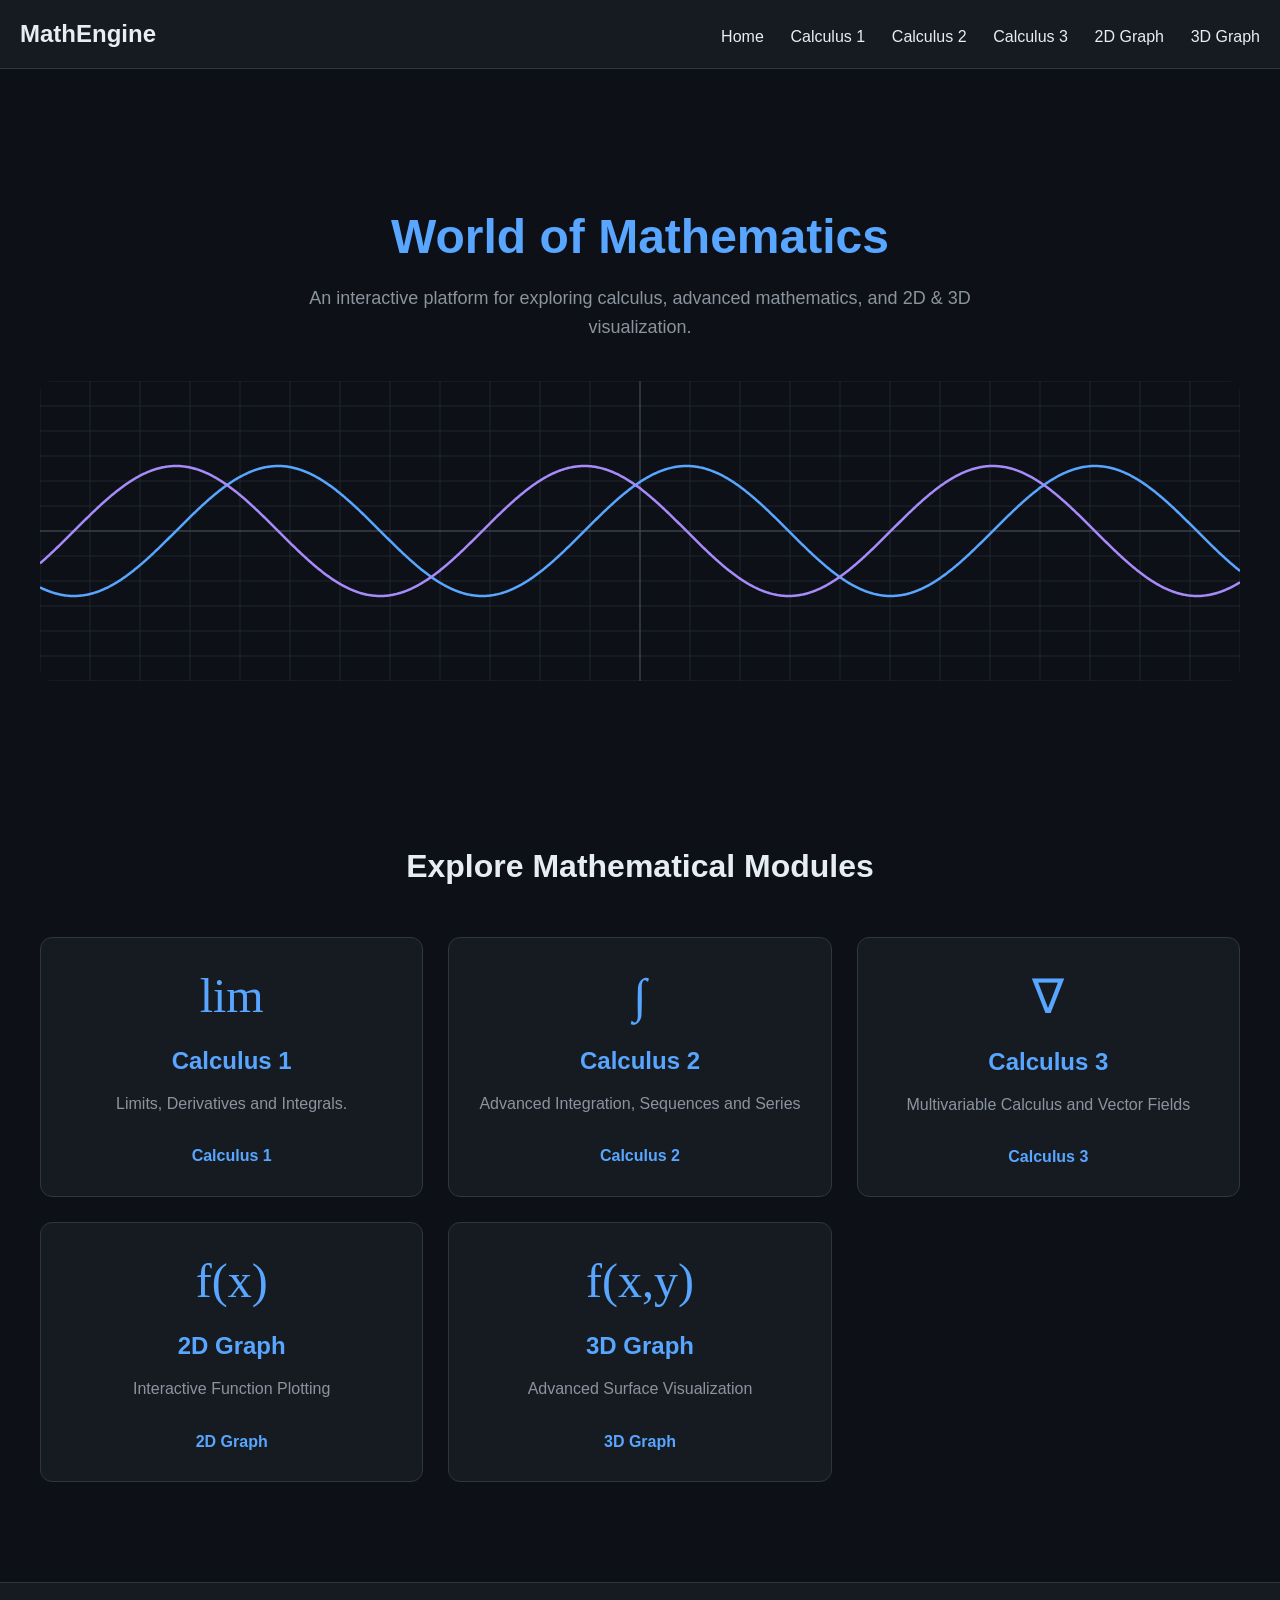
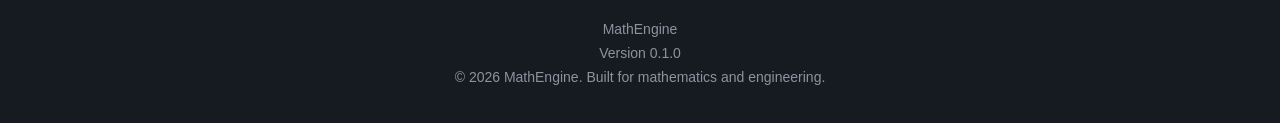
<file: index.html>
<!DOCTYPE html>
<html lang="en">
<head>
<meta charset="UTF-8">
<title>MathEngine</title>
<script src="script.js" defer></script>
<link rel="stylesheet" href="style.css">
<meta name="viewport" content="width=device-width, initial-scale=1.0">
</head>
<body>
<header>MathEngine
<nav>
<a href="index.html">Home</a> 
<a href="calculus1.html">Calculus 1</a>
<a href="calculus2.html">Calculus 2</a>
<a href="calculus3.html">Calculus 3</a>
<a href="graph2d.html">2D Graph</a>
<a href="graph3d.html"> 3D Graph</a>
</nav>
</header>
<main>
<section class="hero">
<h1>World of Mathematics
</h1>
<p>An interactive platform for exploring calculus, advanced mathematics, and 2D & 3D visualization.</p>
<canvas id="heroGraph" width="1200" height="300"></canvas>
</section>
<section class="modules">
<h2>Explore Mathematical Modules</h2>
<div class="card">
<span class="card-icon">
lim
</span>
<h3>Calculus 1</h3>
<p>Limits, Derivatives and Integrals.</p>
<a href="calculus1.html">Calculus 1</a>
</div>
<div class="card">
<span class="card-icon">
∫
</span>
<h3>Calculus 2</h3>
<p>Advanced Integration, Sequences and Series</p>
<a href="calculus2.html">Calculus 2</a>
</div>
<div class="card">
<span class="card-icon">
∇
</span>
<h3>Calculus 3</h3>
<p>Multivariable Calculus and Vector Fields</p>
<a href="calculus3.html">Calculus 3</a>
</div>
<div class="card">
<span class="card-icon">
f(x)
</span>
<h3>2D Graph</h3>
<p>Interactive Function Plotting</p>
<a href="graph2d.html">2D Graph</a>
</div>
<div class="card">
<span class="card-icon">
f(x,y)
</span>
<h3>3D Graph</h3>
<p>Advanced Surface Visualization</p>
<a href="graph3d.html">3D Graph</a>
</div>
</section>
</main>
<footer>
<p>MathEngine</p>
<p>Version 0.1.0</p>
<p>© 2026 MathEngine. Built for mathematics and engineering.</p>
</footer>
</body>
</html>
</file>
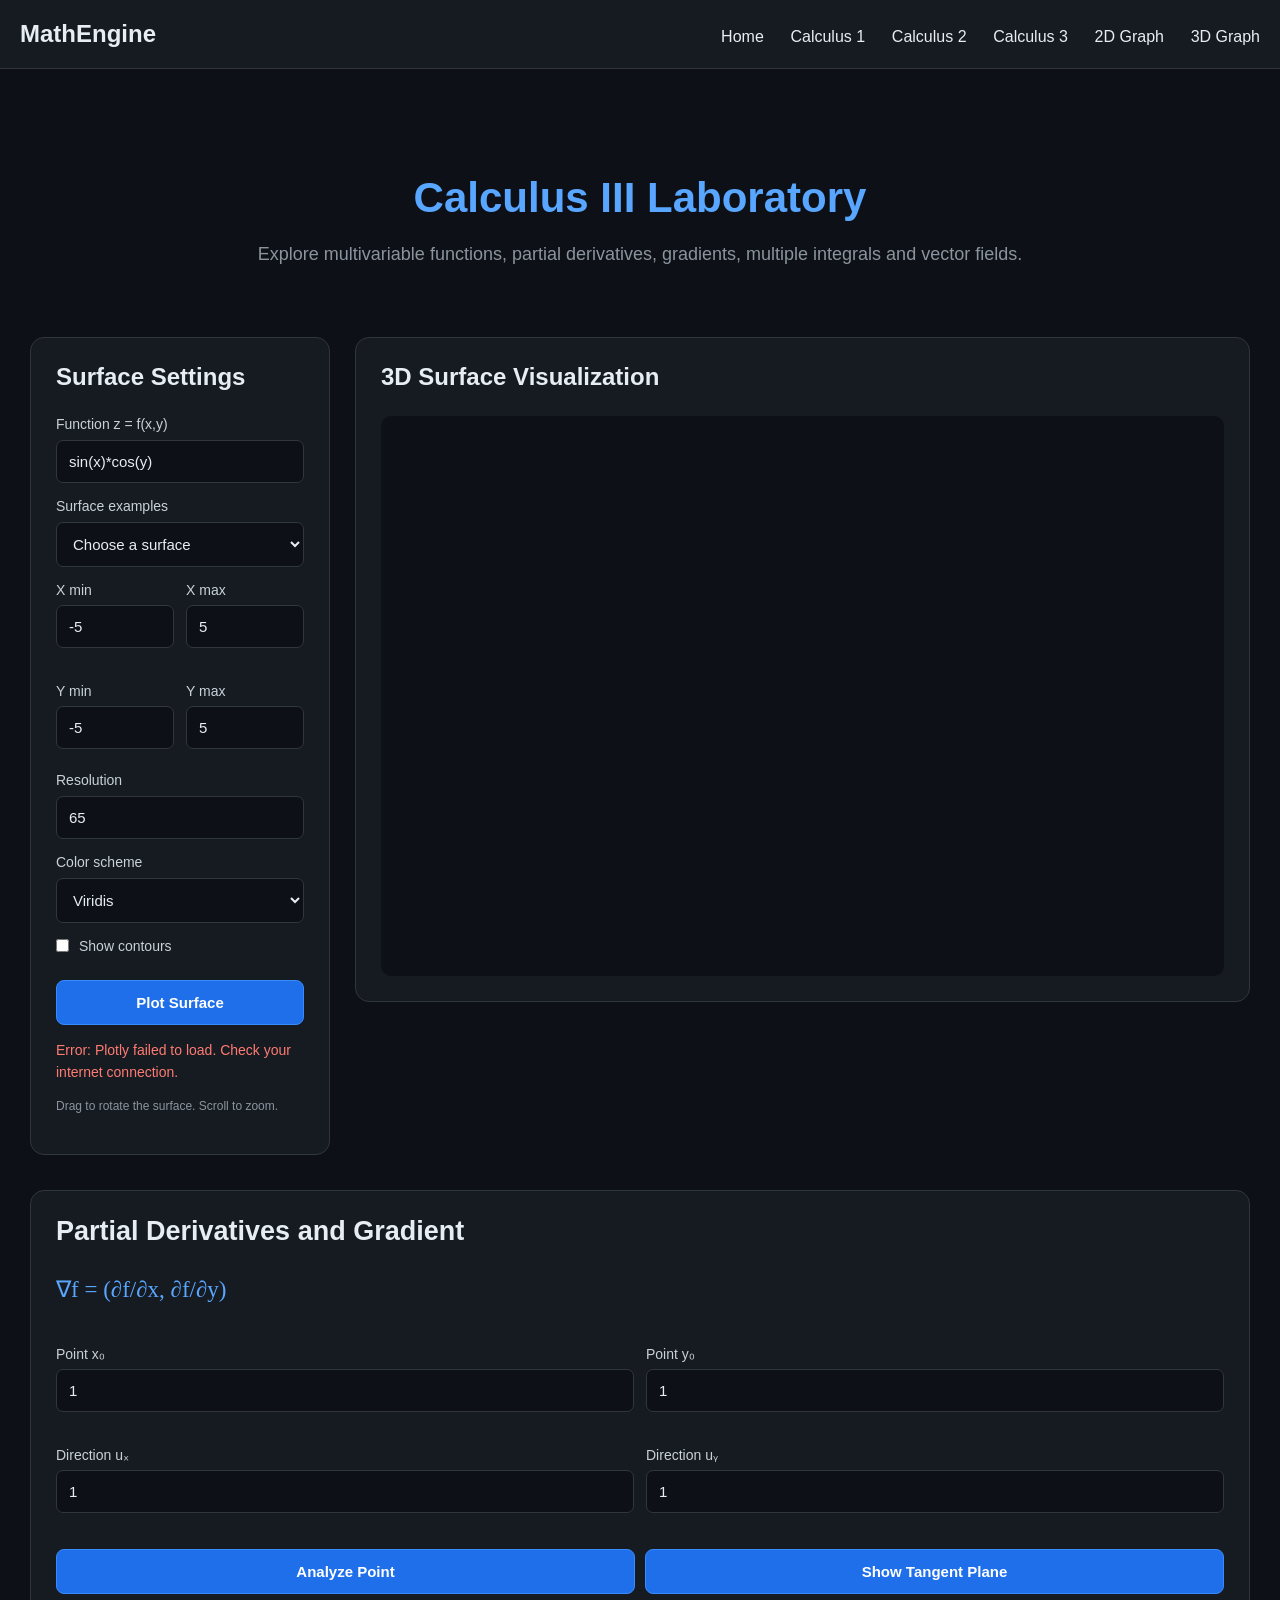
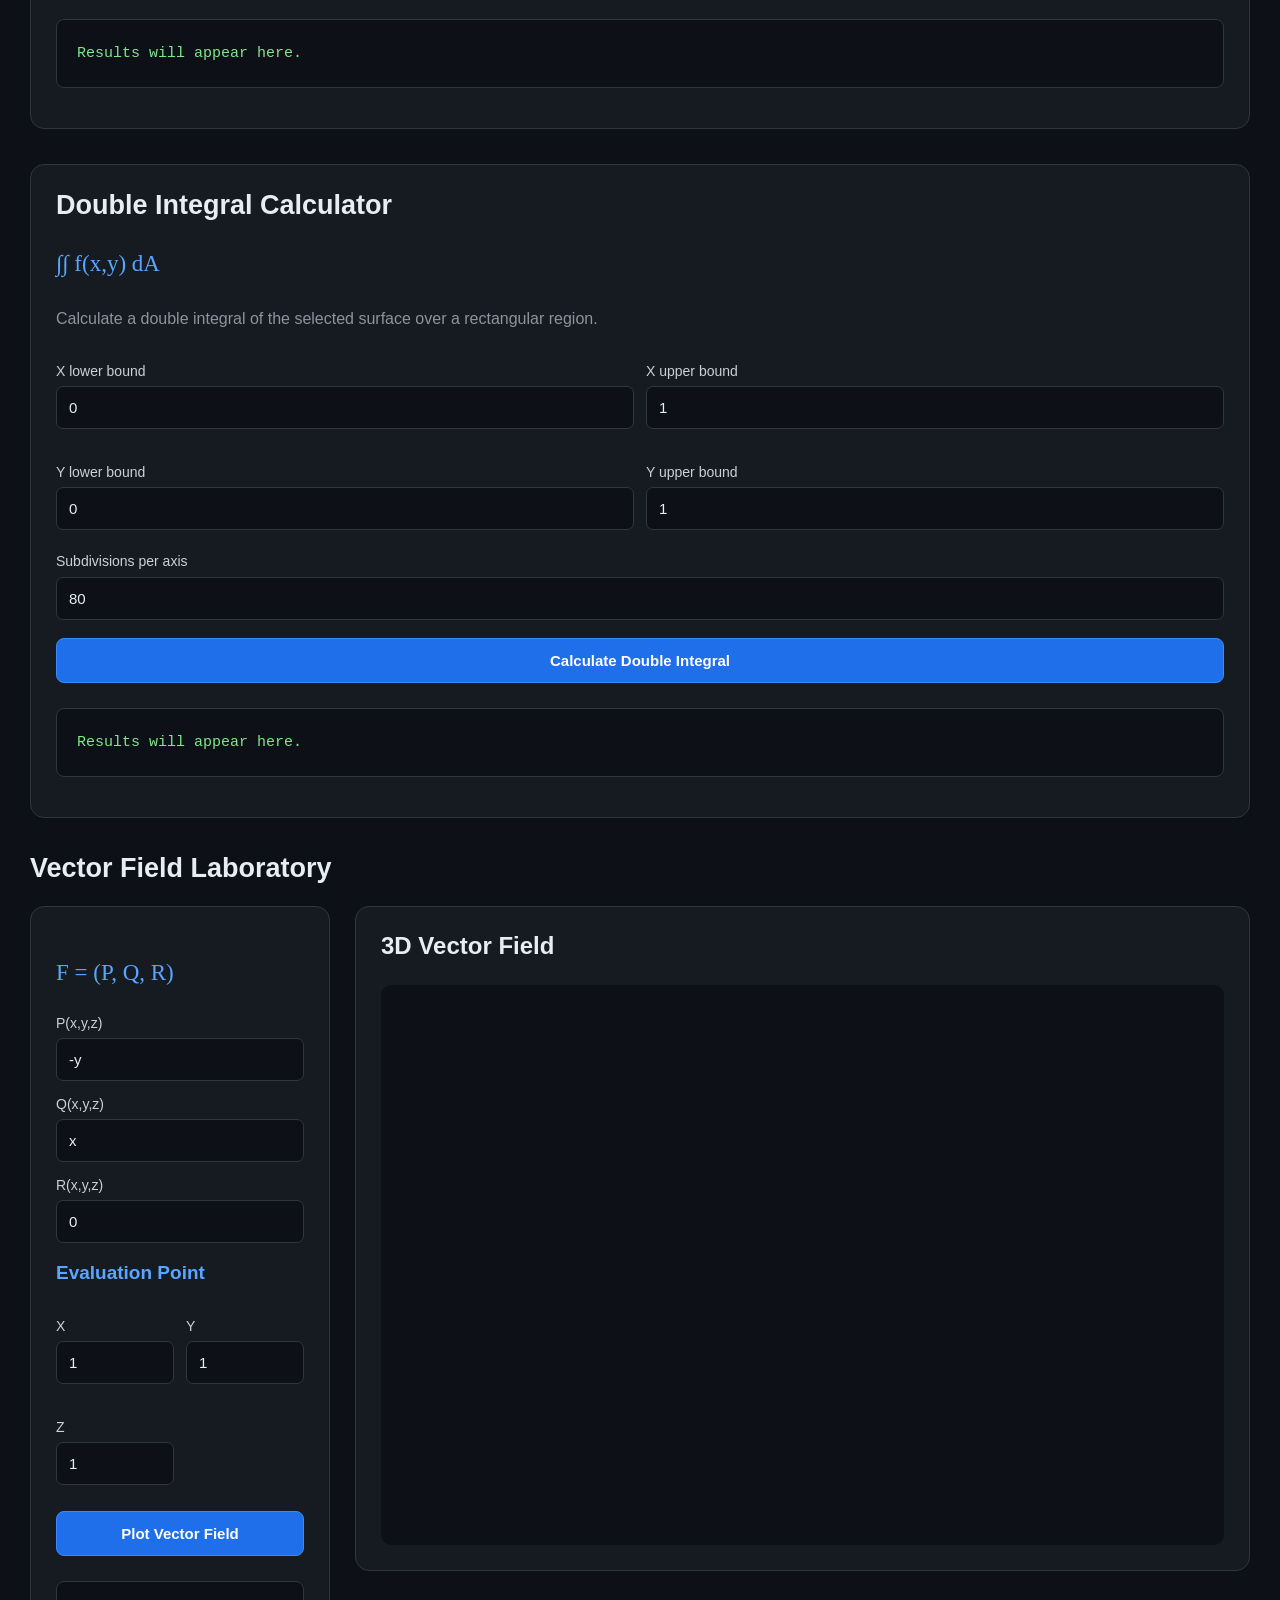
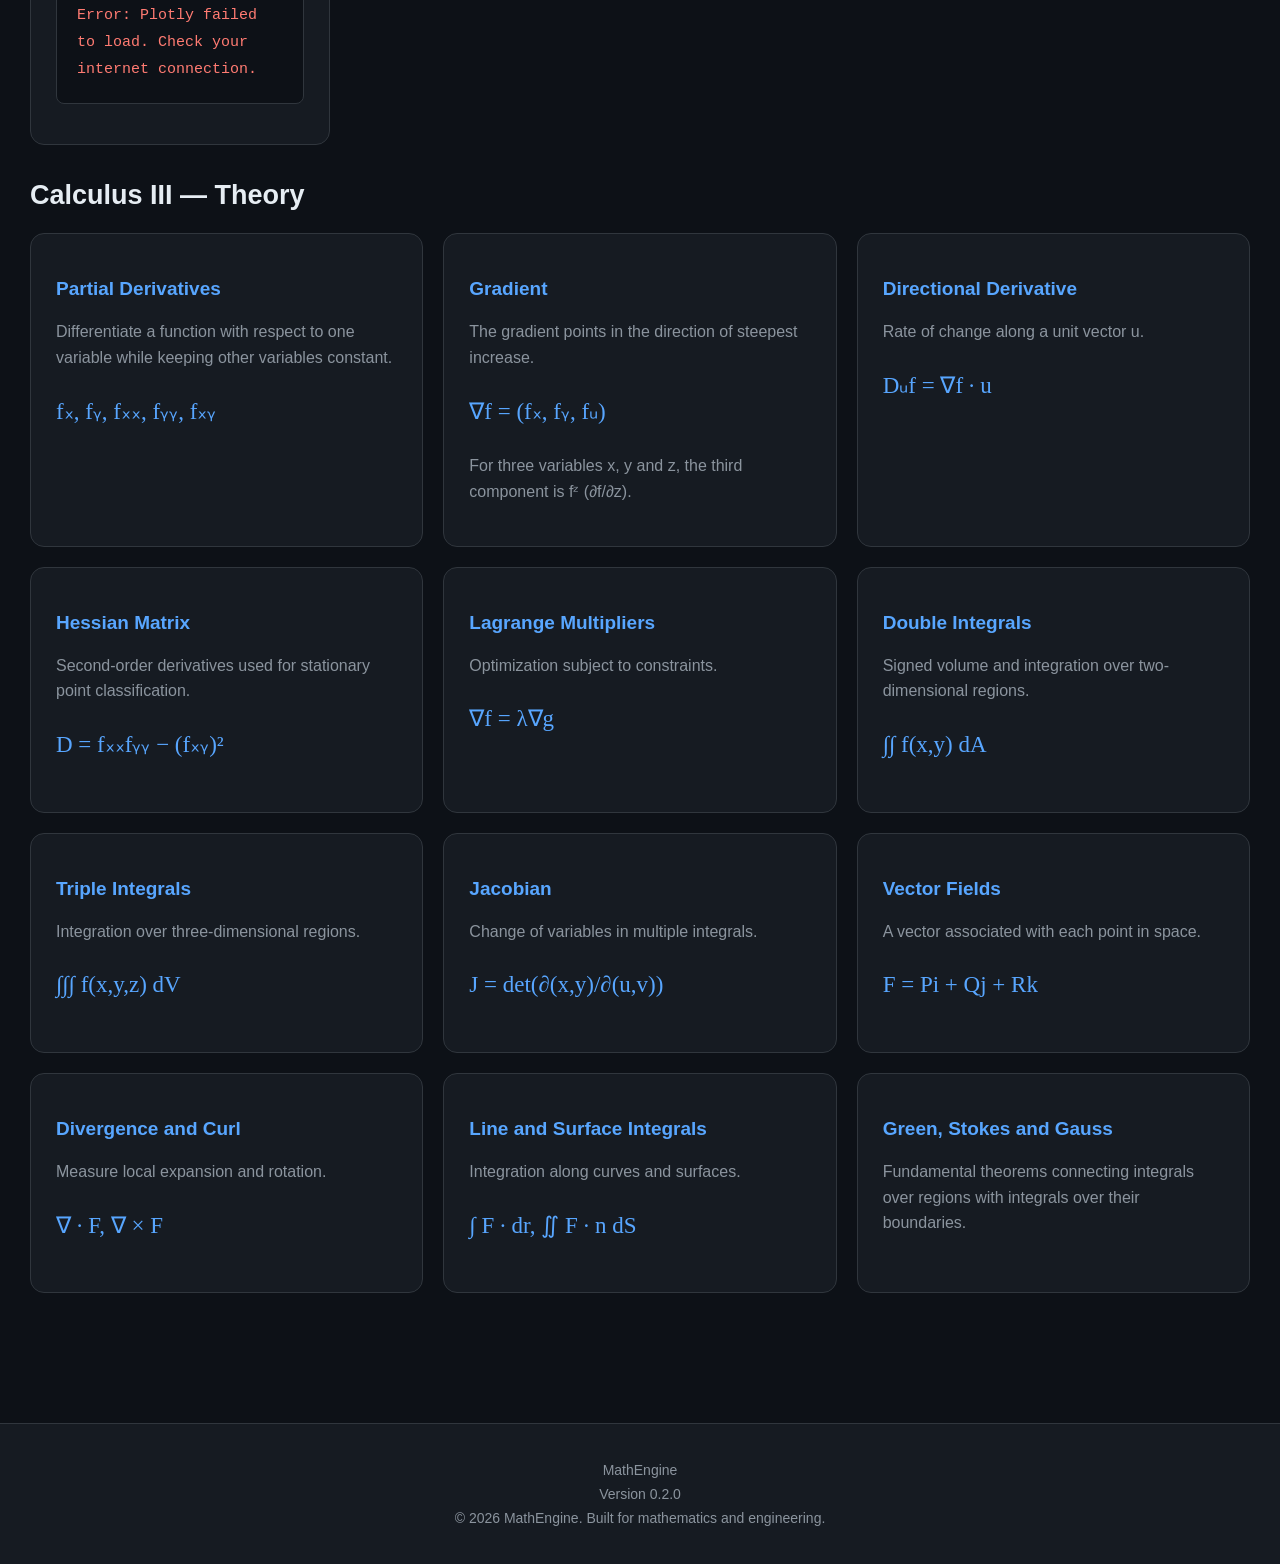
<file: calculus3.html>
<!DOCTYPE html>
<html lang="en">
<head>
    <meta charset="UTF-8">
    <meta name="viewport" content="width=device-width, initial-scale=1.0">
    <title>MathEngine | Calculus III</title>

    <link rel="stylesheet" href="style.css">
    <link rel="stylesheet" href="lab.css">

    <script src="https://cdn.plot.ly/plotly-3.3.1.min.js" defer></script>
    <script src="lab.js" defer></script>
</head>

<body>

<header>
    MathEngine
    <nav>
        <a href="index.html">Home</a>
        <a href="calculus1.html">Calculus 1</a>
        <a href="calculus2.html">Calculus 2</a>
        <a href="calculus3.html">Calculus 3</a>
        <a href="graph2d.html">2D Graph</a>
        <a href="graph3d.html">3D Graph</a>
    </nav>
</header>

<main class="laboratory">

    <section class="lab-heading">
        <h1>Calculus III Laboratory</h1>
        <p>
            Explore multivariable functions, partial derivatives,
            gradients, multiple integrals and vector fields.
        </p>
    </section>

    <div class="lab-layout">

        <aside class="lab-panel">

            <h2>Surface Settings</h2>

            <label for="surfaceExpr">Function z = f(x,y)</label>
            <input id="surfaceExpr" type="text"
                   value="sin(x)*cos(y)">

            <label for="surfaceExample">Surface examples</label>

            <select id="surfaceExample">
                <option value="">Choose a surface</option>
                <option value="sin(x)*cos(y)">Trigonometric Surface</option>
                <option value="x^2+y^2">Paraboloid</option>
                <option value="x^2-y^2">Saddle Surface</option>
                <option value="exp(-(x^2+y^2))">Gaussian Surface</option>
                <option value="sin(sqrt(x^2+y^2))">Radial Waves</option>
                <option value="sqrt(9-x^2-y^2)">Hemisphere</option>
                <option value="cos(x*y)/(1+x^2+y^2)">Damped Waves</option>
            </select>

            <div class="lab-fields">

                <label>
                    X min
                    <input id="sxmin" type="number" value="-5">
                </label>

                <label>
                    X max
                    <input id="sxmax" type="number" value="5">
                </label>

                <label>
                    Y min
                    <input id="symin" type="number" value="-5">
                </label>

                <label>
                    Y max
                    <input id="symax" type="number" value="5">
                </label>

            </div>

            <label for="resolution">Resolution</label>
            <input id="resolution" type="number"
                   value="65" min="20" max="100">

            <label for="colorscale">Color scheme</label>

            <select id="colorscale">
                <option>Viridis</option>
                <option>Plasma</option>
                <option>Turbo</option>
                <option>Cividis</option>
                <option>RdBu</option>
                <option>Inferno</option>
            </select>

            <label class="lab-check">
                <input id="contours" type="checkbox">
                Show contours
            </label>

            <button id="surfaceButton">Plot Surface</button>

            <p id="surfaceStatus" class="lab-status"></p>

            <p class="lab-hint">
                Drag to rotate the surface.
                Scroll to zoom.
            </p>

        </aside>

        <section class="lab-panel">
            <h2>3D Surface Visualization</h2>
            <div id="surfacePlot" class="lab-plot"></div>
        </section>

    </div>

    <section class="lab-panel lab-section">

        <h2>Partial Derivatives and Gradient</h2>

        <p class="lab-formula">∇f = (∂f/∂x, ∂f/∂y)</p>

        <div class="lab-fields">
            <label>
                Point x₀
                <input id="px" type="number" value="1" step="any">
            </label>

            <label>
                Point y₀
                <input id="py" type="number" value="1" step="any">
            </label>

            <label>
                Direction uₓ
                <input id="ux" type="number" value="1" step="any">
            </label>

            <label>
                Direction uᵧ
                <input id="uy" type="number" value="1" step="any">
            </label>
        </div>

        <div class="lab-actions">
            <button id="pointButton">Analyze Point</button>
            <button id="planeButton">Show Tangent Plane</button>
        </div>

        <pre id="pointResults" class="lab-results">Results will appear here.</pre>

    </section>

    <section class="lab-panel lab-section">

        <h2>Double Integral Calculator</h2>

        <p class="lab-formula">∫∫ f(x,y) dA</p>

        <p>
            Calculate a double integral of the selected surface
            over a rectangular region.
        </p>

        <div class="lab-fields">

            <label>
                X lower bound
                <input id="ixa" type="number" value="0" step="any">
            </label>

            <label>
                X upper bound
                <input id="ixb" type="number" value="1" step="any">
            </label>

            <label>
                Y lower bound
                <input id="iya" type="number" value="0" step="any">
            </label>

            <label>
                Y upper bound
                <input id="iyb" type="number" value="1" step="any">
            </label>

        </div>

        <label for="intN">Subdivisions per axis</label>

        <input id="intN" type="number"
               value="80" min="10" max="200">

        <button id="integrateButton">Calculate Double Integral</button>

        <pre id="integralResults" class="lab-results">Results will appear here.</pre>

    </section>

    <section class="lab-section">

        <h2>Vector Field Laboratory</h2>

        <div class="lab-layout">

            <aside class="lab-panel">

                <p class="lab-formula">F = (P, Q, R)</p>

                <label>
                    P(x,y,z)
                    <input id="vecP" type="text" value="-y">
                </label>

                <label>
                    Q(x,y,z)
                    <input id="vecQ" type="text" value="x">
                </label>

                <label>
                    R(x,y,z)
                    <input id="vecR" type="text" value="0">
                </label>

                <h3>Evaluation Point</h3>

                <div class="lab-fields">
                    <label>
                        X
                        <input id="vx" type="number" value="1" step="any">
                    </label>

                    <label>
                        Y
                        <input id="vy" type="number" value="1" step="any">
                    </label>

                    <label>
                        Z
                        <input id="vz" type="number" value="1" step="any">
                    </label>
                </div>

                <button id="vectorButton">Plot Vector Field</button>

                <pre id="vectorResults" class="lab-results"></pre>

            </aside>

            <section class="lab-panel">
                <h2>3D Vector Field</h2>
                <div id="vectorPlot" class="lab-plot"></div>
            </section>

        </div>

    </section>

    <section class="lab-section">

        <h2>Calculus III — Theory</h2>

        <div class="lab-topic-grid">

            <article class="lab-panel">
                <h3>Partial Derivatives</h3>
                <p>Differentiate a function with respect to one
                   variable while keeping other variables constant.</p>
                <p class="lab-formula">fₓ, fᵧ, fₓₓ, fᵧᵧ, fₓᵧ</p>
            </article>

            <article class="lab-panel">
                <h3>Gradient</h3>
                <p>The gradient points in the direction
                   of steepest increase.</p>
                <p class="lab-formula">∇f = (fₓ, fᵧ, fᵤ)</p>
                <p>For three variables x, y and z, the third component is fᶻ (∂f/∂z).</p>
            </article>

            <article class="lab-panel">
                <h3>Directional Derivative</h3>
                <p>Rate of change along a unit vector u.</p>
                <p class="lab-formula">Dᵤf = ∇f · u</p>
            </article>

            <article class="lab-panel">
                <h3>Hessian Matrix</h3>
                <p>Second-order derivatives used for
                   stationary point classification.</p>
                <p class="lab-formula">D = fₓₓfᵧᵧ − (fₓᵧ)²</p>
            </article>

            <article class="lab-panel">
                <h3>Lagrange Multipliers</h3>
                <p>Optimization subject to constraints.</p>
                <p class="lab-formula">∇f = λ∇g</p>
            </article>

            <article class="lab-panel">
                <h3>Double Integrals</h3>
                <p>Signed volume and integration
                   over two-dimensional regions.</p>
                <p class="lab-formula">∫∫ f(x,y) dA</p>
            </article>

            <article class="lab-panel">
                <h3>Triple Integrals</h3>
                <p>Integration over three-dimensional regions.</p>
                <p class="lab-formula">∫∫∫ f(x,y,z) dV</p>
            </article>

            <article class="lab-panel">
                <h3>Jacobian</h3>
                <p>Change of variables in multiple integrals.</p>
                <p class="lab-formula">J = det(∂(x,y)/∂(u,v))</p>
            </article>

            <article class="lab-panel">
                <h3>Vector Fields</h3>
                <p>A vector associated with each point in space.</p>
                <p class="lab-formula">F = Pi + Qj + Rk</p>
            </article>

            <article class="lab-panel">
                <h3>Divergence and Curl</h3>
                <p>Measure local expansion and rotation.</p>
                <p class="lab-formula">∇ · F, ∇ × F</p>
            </article>

            <article class="lab-panel">
                <h3>Line and Surface Integrals</h3>
                <p>Integration along curves and surfaces.</p>
                <p class="lab-formula">∫ F · dr, ∬ F · n dS</p>
            </article>

            <article class="lab-panel">
                <h3>Green, Stokes and Gauss</h3>
                <p>Fundamental theorems connecting integrals
                   over regions with integrals over their boundaries.</p>
            </article>

        </div>

    </section>

</main>

<footer>
    <p>MathEngine</p>
    <p>Version 0.2.0</p>
    <p>© 2026 MathEngine. Built for mathematics and engineering.</p>
</footer>

</body>
</html>
</file>
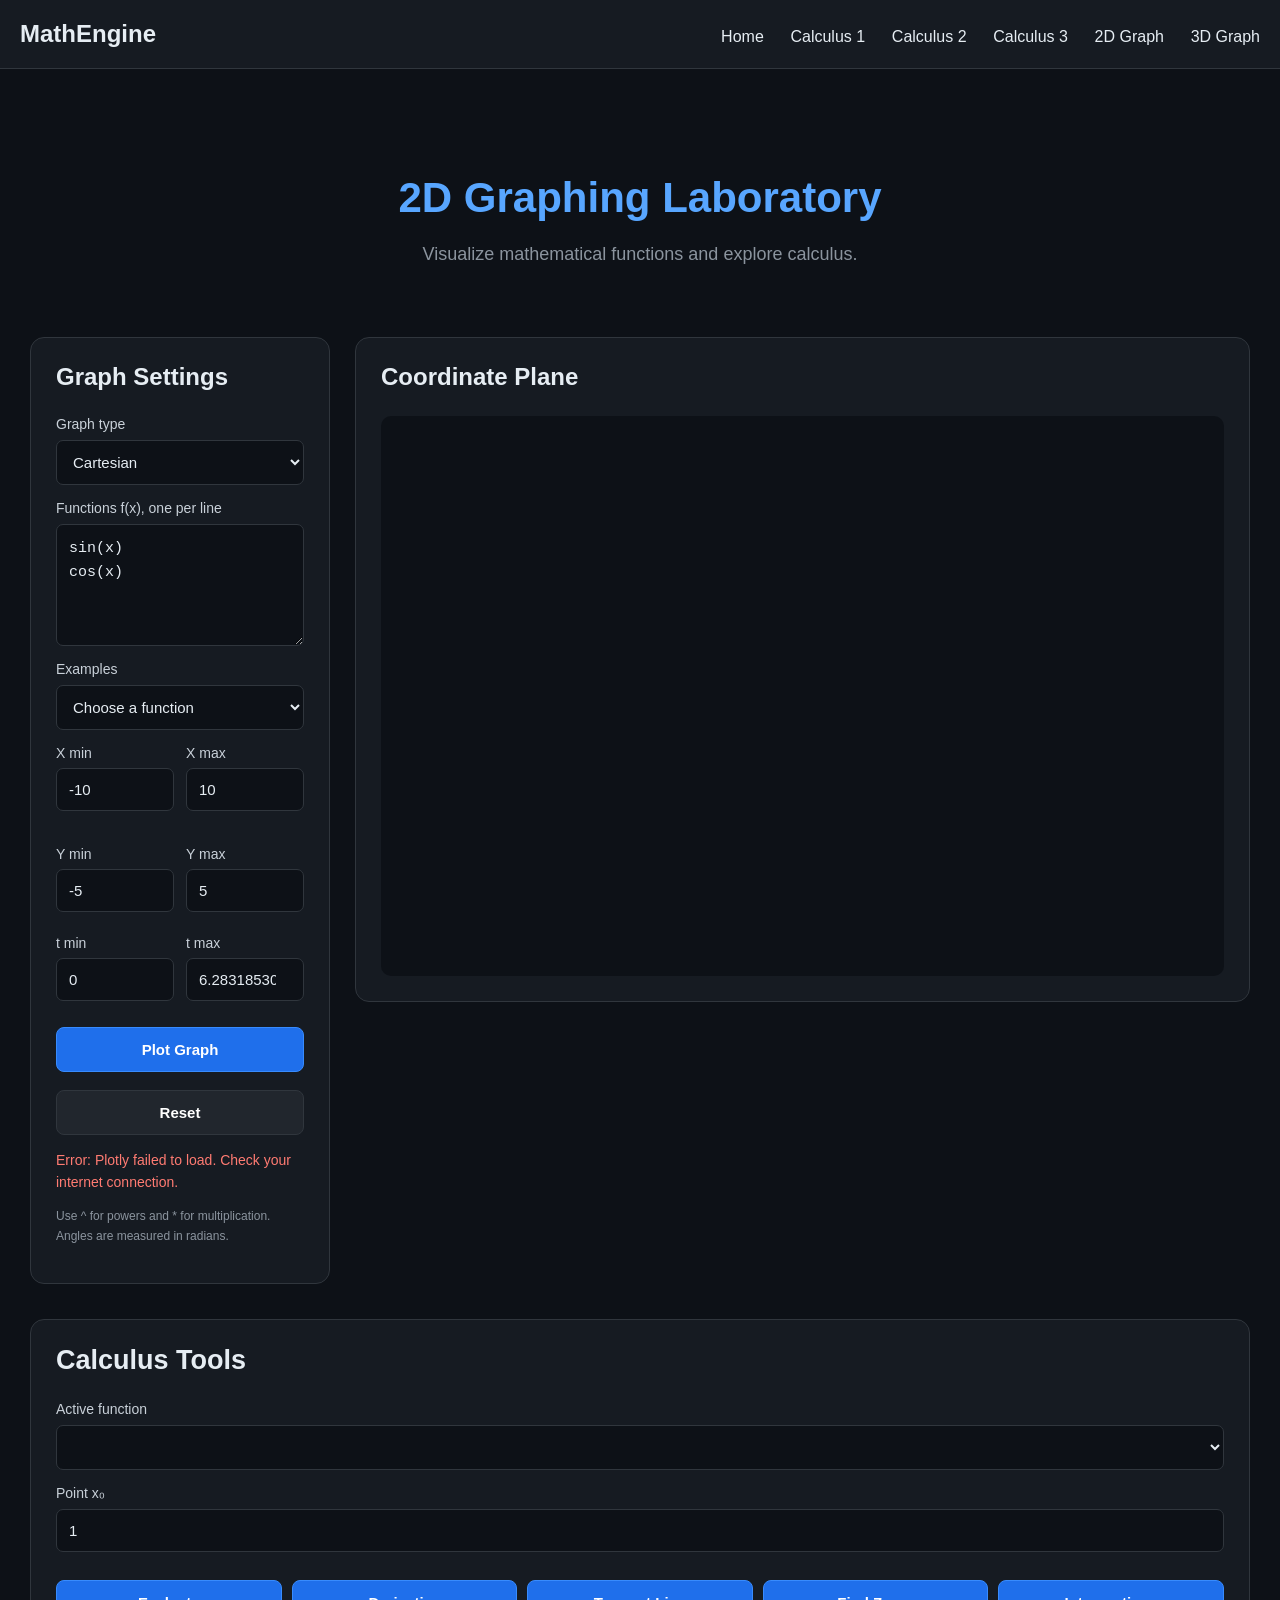
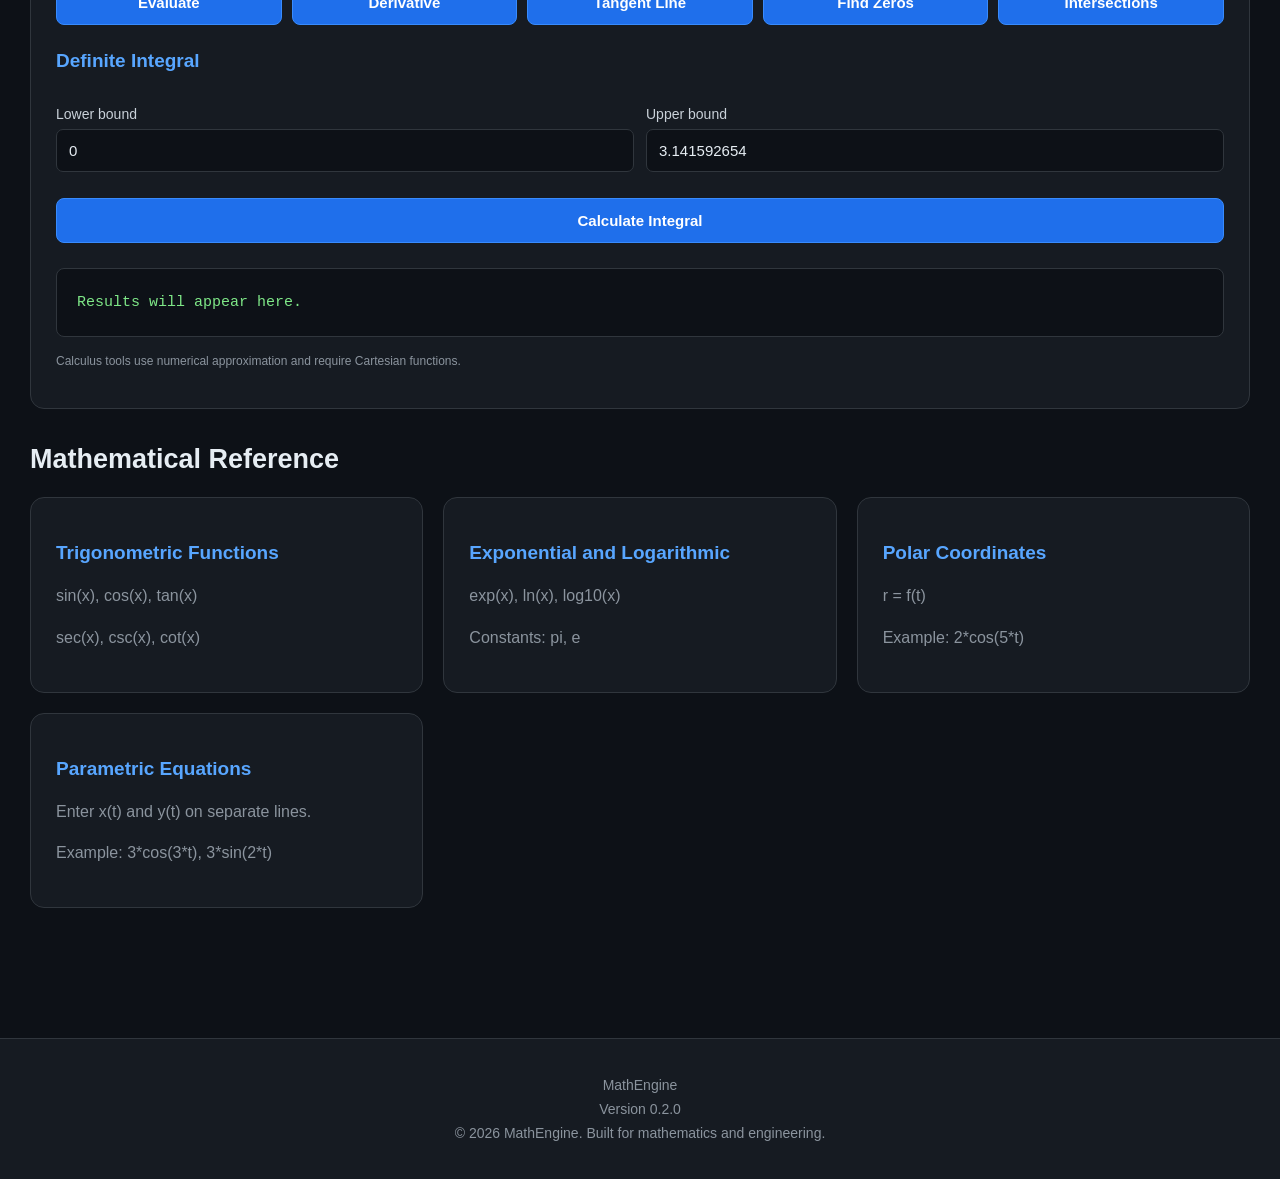
<file: graph2d.html>
<!DOCTYPE html>
<html lang="en">
<head>
    <meta charset="UTF-8">
    <meta name="viewport" content="width=device-width, initial-scale=1.0">
    <title>MathEngine | 2D Graph</title>

    <link rel="stylesheet" href="style.css">
    <link rel="stylesheet" href="lab.css">

    <script src="https://cdn.plot.ly/plotly-3.3.1.min.js" defer></script>
    <script src="lab.js" defer></script>
</head>

<body>

<header>
    MathEngine
    <nav>
        <a href="index.html">Home</a>
        <a href="calculus1.html">Calculus 1</a>
        <a href="calculus2.html">Calculus 2</a>
        <a href="calculus3.html">Calculus 3</a>
        <a href="graph2d.html">2D Graph</a>
        <a href="graph3d.html">3D Graph</a>
    </nav>
</header>

<main class="laboratory">

    <section class="lab-heading">
        <h1>2D Graphing Laboratory</h1>
        <p>Visualize mathematical functions and explore calculus.</p>
    </section>

    <div class="lab-layout">

        <aside class="lab-panel">

            <h2>Graph Settings</h2>

            <label for="graphMode">Graph type</label>
            <select id="graphMode">
                <option value="cartesian">Cartesian</option>
                <option value="polar">Polar</option>
                <option value="parametric">Parametric</option>
            </select>

            <label for="functionInput" id="functionLabel">
                Functions f(x), one per line
            </label>

            <textarea id="functionInput" rows="4">sin(x)
cos(x)</textarea>

            <label for="examples">Examples</label>
            <select id="examples">
                <option value="">Choose a function</option>
                <option value="sin(x)">Sine</option>
                <option value="cos(x)">Cosine</option>
                <option value="x^2">Parabola</option>
                <option value="x^3-3*x">Cubic function</option>
                <option value="exp(x)">Exponential</option>
                <option value="ln(x)">Logarithm</option>
                <option value="1/x">Reciprocal function</option>
                <option value="sin(x)/x">Sinc function</option>
            </select>

            <div class="lab-fields">
                <label>
                    X min
                    <input id="xmin" type="number" value="-10">
                </label>

                <label>
                    X max
                    <input id="xmax" type="number" value="10">
                </label>

                <label>
                    Y min
                    <input id="ymin" type="number" value="-5">
                </label>

                <label>
                    Y max
                    <input id="ymax" type="number" value="5">
                </label>
            </div>

            <div class="lab-fields">
                <label>
                    t min
                    <input id="tmin" type="number" value="0" step="any">
                </label>

                <label>
                    t max
                    <input id="tmax" type="number"
                           value="6.283185307" step="any">
                </label>
            </div>

            <button id="plotButton" type="button">
                Plot Graph
            </button>

            <button id="resetGraph" type="button" class="secondary">
                Reset
            </button>

            <p id="graphStatus" class="lab-status"></p>

            <p class="lab-hint">
                Use ^ for powers and * for multiplication.
                Angles are measured in radians.
            </p>

        </aside>

        <section class="lab-panel">
            <h2>Coordinate Plane</h2>
            <div id="graphPlot" class="lab-plot"></div>
        </section>

    </div>

    <section class="lab-panel lab-section">

        <h2>Calculus Tools</h2>

        <label for="activeFunction">Active function</label>
        <select id="activeFunction"></select>

        <label for="pointX">Point x₀</label>
        <input id="pointX" type="number" value="1" step="any">

        <div class="lab-actions">
            <button data-operation="evaluate">Evaluate</button>
            <button data-operation="derivative">Derivative</button>
            <button data-operation="tangent">Tangent Line</button>
            <button data-operation="roots">Find Zeros</button>
            <button data-operation="intersections">Intersections</button>
        </div>

        <h3>Definite Integral</h3>

        <div class="lab-fields">
            <label>
                Lower bound
                <input id="intA" type="number" value="0" step="any">
            </label>

            <label>
                Upper bound
                <input id="intB" type="number"
                       value="3.141592654" step="any">
            </label>
        </div>

        <button data-operation="integral">
            Calculate Integral
        </button>

        <pre id="analysisResults" class="lab-results">Results will appear here.</pre>

        <p class="lab-hint">
            Calculus tools use numerical approximation
            and require Cartesian functions.
        </p>

    </section>

    <section class="lab-section">
        <h2>Mathematical Reference</h2>

        <div class="lab-topic-grid">

            <article class="lab-panel">
                <h3>Trigonometric Functions</h3>
                <p>sin(x), cos(x), tan(x)</p>
                <p>sec(x), csc(x), cot(x)</p>
            </article>

            <article class="lab-panel">
                <h3>Exponential and Logarithmic</h3>
                <p>exp(x), ln(x), log10(x)</p>
                <p>Constants: pi, e</p>
            </article>

            <article class="lab-panel">
                <h3>Polar Coordinates</h3>
                <p>r = f(t)</p>
                <p>Example: 2*cos(5*t)</p>
            </article>

            <article class="lab-panel">
                <h3>Parametric Equations</h3>
                <p>Enter x(t) and y(t) on separate lines.</p>
                <p>Example: 3*cos(3*t), 3*sin(2*t)</p>
            </article>

        </div>
    </section>

</main>

<footer>
    <p>MathEngine</p>
    <p>Version 0.2.0</p>
    <p>© 2026 MathEngine. Built for mathematics and engineering.</p>
</footer>

</body>
</html>
</file>
<file: style.css>
body {
    background-color: #0d1117;
    color: #e6edf3;
    font-family: Arial, sans-serif;
    margin: 0;
    padding: 0;
}

header {
    background-color: #161b22;
    padding: 20px;
    font-size: 24px;
    font-weight: bold;
    border-bottom: 1px solid #30363d;
    display: flex;
    justify-content: space-between;
    align-items: center;
}

nav a {
    color: #e6edf3;
    text-decoration: none;
    font-size: 16px;
    font-weight: normal;
    margin-left: 20px;
    transition: color 0.3s ease;
}

    nav a:hover {
        color: #58a6ff;
    }

.hero {
    text-align: center;
    padding: 100px 20px;
}

    .hero h1 {
        font-size: 48px;
        color: #58a6ff;
        margin-bottom: 20px;
        font-weight: bold;
    }

    .hero p {
        font-size: 18px;
        color: #8b949e;
        max-width: 700px;
        margin: 0 auto;
        line-height: 1.6;
    }

.modules {
    display: grid;
    grid-template-columns: repeat(3, 1fr);
    gap: 25px;
    max-width: 1200px;
    margin: 0 auto;
    padding: 40px 20px;
}

    .modules h2 {
        grid-column: 1 / -1;
        text-align: center;
        font-size: 32px;
    }

.card {
    background-color: #161b22;
    border: 1px solid #30363d;
    border-radius: 12px;
    padding: 30px;
    text-align: center;
    transition: transform 0.3s ease, box-shadow 0.3s ease, border-color 0.3s ease;
}

    .card h3 {
        color: #58a6ff;
        font-size: 24px;
        margin-bottom: 15px;
    }

    .card p {
        color: #8b949e;
        font-size: 16px;
        line-height: 1.6;
    }

    .card a {
        color: #58a6ff;
        text-decoration: none;
        font-weight: bold;
        display: inline-block;
        margin-top: 15px;
    }

    .card:hover {
        transform: translateY(-8px);
        border-color: #58a6ff;
        box-shadow: 0 10px 30px rgba(88, 166, 255, 0.15);
    }

.card-icon {
    display: block;
    font-size: 48px;
    color: #58a6ff;
    margin-bottom: 15px;
    font-family: Georgia, serif;
}

footer {
    background-color: #161b22;
    border-top: 1px solid #30363d;
    text-align: center;
    padding: 30px 20px;
    margin-top: 60px;
    color: #8b949e;
    font-size: 14px;
}

    footer p {
        margin: 8px 0;
    }
@media (max-width: 900px) {
    .modules {
        grid-template-columns: repeat(2, 1fr);
    }

    .hero h1 {
        font-size: 36px;
    }
}
@media (max-width: 600px) {
    .modules {
        grid-template-columns: 1fr;
    }

    .hero h1 {
        font-size: 28px;
    }

    .hero {
        padding: 50px 15px;
    }
    header {
        flex-direction: column;
        gap: 15px;
    }
    nav {
        display: flex;
        flex-wrap: wrap;
        justify-content: center;
        text-align: center;
        gap: 15px;
    }
        nav a {
            margin-left: 0;
        }
}
#heroGraph {
    display: block;
    max-width: 100%;
    height: auto;
    margin: 40px auto 0;
    border-radius: 12px;
}
</file>
<file: lab.css>
.laboratory {
    max-width: 1500px;
    margin: 0 auto;
    padding: 35px 30px;
}

    .laboratory,
    .laboratory * {
        box-sizing: border-box;
    }

.lab-heading {
    text-align: center;
    padding: 35px 20px 50px;
}

    .lab-heading h1 {
        color: #58a6ff;
        font-size: 42px;
        margin-bottom: 15px;
    }

    .lab-heading p {
        color: #8b949e;
        font-size: 18px;
        line-height: 1.6;
    }

.lab-layout {
    display: grid;
    grid-template-columns: 300px minmax(0, 1fr);
    gap: 25px;
    align-items: start;
}

.lab-panel {
    background-color: #161b22;
    border: 1px solid #30363d;
    border-radius: 14px;
    padding: 25px;
    min-width: 0;
}

    .lab-panel h2 {
        color: #e6edf3;
        font-size: 24px;
        margin-top: 0;
        margin-bottom: 25px;
    }

    .lab-panel h3 {
        color: #58a6ff;
        font-size: 19px;
    }

    .lab-panel p {
        color: #8b949e;
        line-height: 1.6;
    }

    .lab-panel label {
        display: block;
        color: #c9d1d9;
        font-size: 14px;
        margin-top: 15px;
        margin-bottom: 8px;
    }

    .lab-panel input,
    .lab-panel select,
    .lab-panel textarea {
        display: block;
        width: 100%;
        background: #0d1117;
        color: #e6edf3;
        border: 1px solid #30363d;
        border-radius: 7px;
        padding: 12px;
        font-family: Arial, sans-serif;
        font-size: 15px;
        margin-top: 7px;
        outline: none;
        transition: border-color 0.2s ease;
    }

    .lab-panel textarea {
        resize: vertical;
        font-family: Consolas, monospace;
        line-height: 1.6;
    }

        .lab-panel input:focus,
        .lab-panel textarea:focus,
        .lab-panel select:focus {
            border-color: #58a6ff;
            box-shadow: 0 0 0 3px rgba(88, 166, 255, 0.12);
        }

.lab-fields {
    display: grid;
    grid-template-columns: repeat(2, minmax(0, 1fr));
    gap: 12px;
}

.lab-panel button {
    width: 100%;
    padding: 13px 16px;
    margin-top: 18px;
    background: #1f6feb;
    color: white;
    border: 1px solid #388bfd;
    border-radius: 8px;
    font-size: 15px;
    font-weight: bold;
    cursor: pointer;
    transition: background-color 0.2s ease, transform 0.2s ease;
}

    .lab-panel button:hover {
        background-color: #388bfd;
        transform: translateY(-2px);
    }

    .lab-panel button:active {
        transform: translateY(0);
    }

    .lab-panel button.secondary {
        background-color: #21262d;
        border-color: #30363d;
    }

        .lab-panel button.secondary:hover {
            background-color: #30363d;
        }

.lab-panel .lab-check {
    display: flex;
    align-items: center;
    gap: 10px;
}

    .lab-panel .lab-check input {
        width: auto;
        margin: 0;
    }

.lab-actions {
    display: flex;
    flex-wrap: wrap;
    gap: 10px;
    margin: 10px 0 25px;
}

    .lab-actions button {
        width: auto;
        flex: 1 1 140px;
    }

.lab-plot {
    width: 100%;
    height: 560px;
    background-color: #0d1117;
    border-radius: 10px;
}

.lab-section {
    margin-top: 35px;
    margin-bottom: 35px;
}

    .lab-section > h2 {
        font-size: 27px;
    }

.lab-topic-grid {
    display: grid;
    grid-template-columns: repeat(3, minmax(0, 1fr));
    gap: 20px;
}

    .lab-topic-grid article {
        transition: border-color 0.3s ease, transform 0.3s ease;
    }

        .lab-topic-grid article:hover {
            border-color: #58a6ff;
            transform: translateY(-4px);
        }

.lab-panel .lab-formula {
    color: #58a6ff;
    font-family: Georgia, serif;
    font-size: 23px;
    overflow-wrap: anywhere;
}

.lab-results {
    background-color: #0d1117;
    border: 1px solid #30363d;
    color: #7ee787;
    border-radius: 8px;
    padding: 20px;
    font-family: Consolas, monospace;
    font-size: 15px;
    line-height: 1.8;
    white-space: pre-wrap;
    overflow-wrap: anywhere;
    margin-top: 25px;
    min-height: 60px;
}

.lab-panel .lab-hint {
    font-size: 12px;
    color: #8b949e;
}

.lab-panel .lab-status {
    font-size: 14px;
    color: #7ee787;
    overflow-wrap: anywhere;
}

.lab-status.error,
.lab-results.error {
    color: #ff7b72;
}

@media (max-width: 1000px) {

    .lab-layout {
        grid-template-columns: 1fr;
    }

    .lab-topic-grid {
        grid-template-columns: repeat(2, minmax(0, 1fr));
    }

    .lab-plot {
        height: 480px;
    }
}

@media (max-width: 600px) {

    .laboratory {
        padding: 15px;
    }

    .lab-heading h1 {
        font-size: 28px;
    }

    .lab-heading p {
        font-size: 15px;
    }

    .lab-panel {
        padding: 15px;
    }

    .lab-topic-grid {
        grid-template-columns: 1fr;
    }

    .lab-plot {
        height: 350px;
    }

    .lab-actions button {
        width: 100%;
    }
}
</file>
